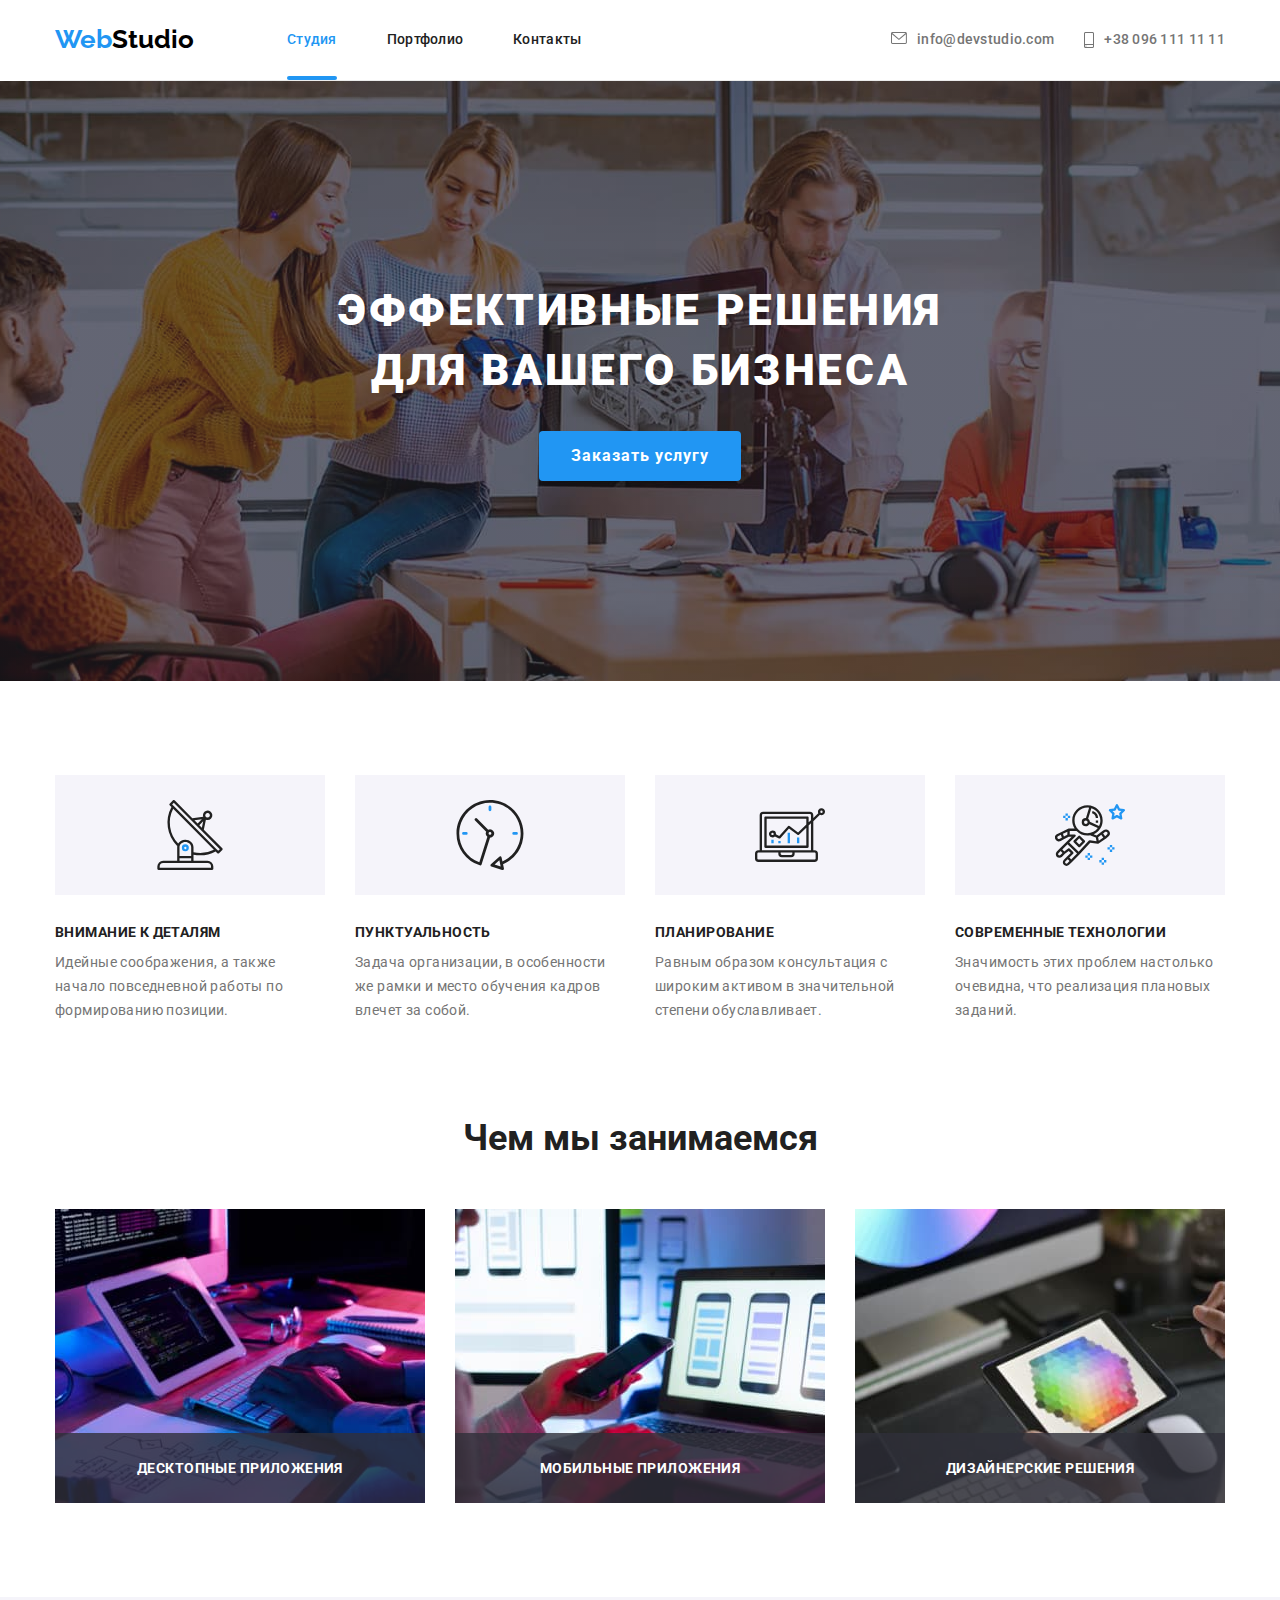
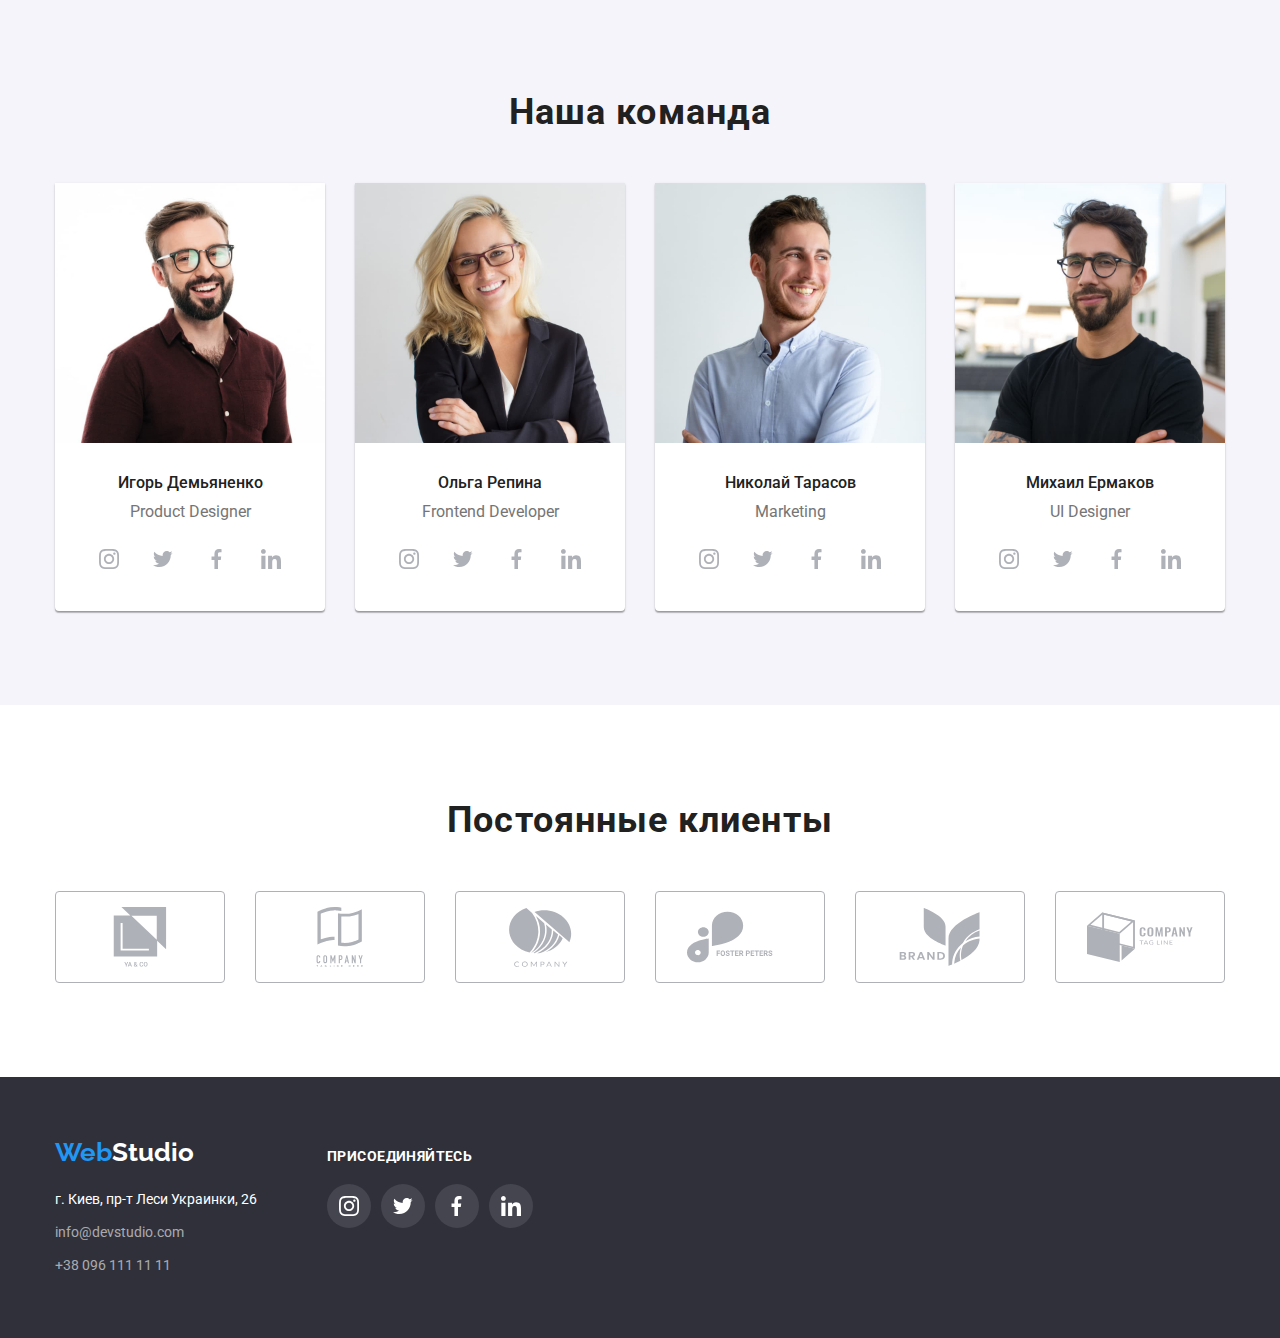
<file: index.html>
<!DOCTYPE html>
<html lang="ru">
  <head>
    <meta charset="UTF-8" />
    <meta http-equiv="X-UA-Compatible" content="IE=edge" />
    <meta name="viewport" content="width=device-width, initial-scale=1.0" />
    <title>Web Studio</title>
    <link rel="stylesheet" href="https://cdnjs.cloudflare.com/ajax/libs/modern-normalize/1.0.0/modern-normalize.min.css" />
    <link href="https://fonts.googleapis.com/css2?family=Raleway:wght@700&family=Roboto:wght@400;500;700;900&display=swap" rel="stylesheet" />
    <link rel="stylesheet" href="./css/styles.css" />
  </head>
  <body>
    <!--Шапка страницы-->
    <header class="header">
      <div class="container header-section">
        <nav class="site-nav">
          <a href="" class="header-logo"><span class="header-logo-web">Web</span>Studio</a>
          <ul class="header-list list">
            <li class="header-nav-li">
              <div class="header-current"><a href="" class="header-link current">Студия</a></div>
            </li>
            <li class="header-nav-li"><a href="./portfolio.html" class="header-link">Портфолио</a></li>
            <li class="header-nav-li"><a href="" class="header-link">Контакты</a></li>
          </ul>
        </nav>
        <ul class="header-adress list">
          <li class="header-li">
            <a href="mailto:info@devstudio.com" class="header-adress-list"
              ><svg class="icon-mail"><use href="./img/symbol-defs.svg#icon-envelope"></use></svg>info@devstudio.com</a
            >
          </li>
          <li class="header-li">
            <a href="tel:+380961111111" class="header-adress-list"
              ><svg class="icon-smartphone"><use href="./img/symbol-defs.svg#icon-smartphone"></use></svg>+38 096 111 11 11</a
            >
          </li>
        </ul>
      </div>
    </header>
    <!-- Блок Герой-->
    <main>
      <section class="hero section">
        <div class="container">
          <h1 class="hero-title">Эффективные решения для вашего бизнеса</h1>
          <button type="button" class="hero-btn" name="заказать_услугу" data-modal-open>Заказать услугу</button>
        </div>
      </section>
      <!-- Особенности компании-->
      <section class="features section">
        <div class="container">
          <h2 hidden>Особенности компании</h2>
          <ul class="features-list list">
            <li class="features-list-li antenna">
              <h3 class="features-item">Внимание к деталям</h3>
              <p class="features-text">Идейные соображения, а также начало повседневной работы по формированию позиции.</p>
            </li>
            <li class="features-list-li clock">
              <h3 class="features-item">Пунктуальность</h3>
              <p class="features-text">Задача организации, в особенности же рамки и место обучения кадров влечет за собой.</p>
            </li>
            <li class="features-list-li diagram">
              <h3 class="features-item">Планирование</h3>
              <p class="features-text">Равным образом консультация с широким активом в значительной степени обуславливает.</p>
            </li>
            <li class="features-list-li astronaut">
              <h3 class="features-item">Современные технологии</h3>
              <p class="features-text">Значимость этих проблем настолько очевидна, что реализация плановых заданий.</p>
            </li>
          </ul>
        </div>
      </section>

      <!--Чем мы занимаемся-->
      <section class="works section">
        <div class="container">
          <h2 class="works-title">Чем мы занимаемся</h2>
          <ul class="works-list list">
            <li class="works-img">
              <div class="works-text">
                <img src="./img/box1.jpg" alt="Програмирование" width="370" />
                <p class="works-text-p">Десктопные приложения</p>
              </div>
            </li>
            <li class="works-img">
              <div class="works-text">
                <img src="./img/box2.jpg" alt="Разработка приложенний" width="370" />
                <p class="works-text-p">Мобильные приложения</p>
              </div>
            </li>
            <li class="works-img">
              <div class="works-text">
                <img src="./img/box3.jpg" alt="Графика" width="370" />
                <p class="works-text-p">Дизайнерские решения</p>
              </div>
            </li>
          </ul>
        </div>
      </section>
      <!--Наша команда-->
      <section class="team section">
        <div class="container">
          <h2 class="team-title">Наша команда</h2>
          <ul class="team-list list">
            <li class="team-item">
              <img class="team-img" src="./img/ИгорьДемьяненко.jpg" alt="Игорь Демьяненко" width="270" />
              <div class="team-card-text">
                <h3 class="team-name">Игорь Демьяненко</h3>
                <p class="team-text">Product Designer</p>
                <ul class="social list">
                  <li class="social-li">
                    <a href="" class="social-link"
                      ><svg class="social-icon" width="20" height="20"><use href="./img/symbol-defs.svg#icon-instagram"></use></svg>
                    </a>
                  </li>
                  <li class="social-li">
                    <a href="" class="social-link"
                      ><svg class="social-icon" width="20" height="20"><use href="./img/symbol-defs.svg#icon-twitter"></use></svg>
                    </a>
                  </li>
                  <li class="social-li">
                    <a href="" class="social-link"
                      ><svg class="social-icon" width="20" height="20"><use href="./img/symbol-defs.svg#icon-facebook"></use></svg>
                    </a>
                  </li>
                  <li class="social-li">
                    <a href="" class="social-link"
                      ><svg class="social-icon" width="20" height="20"><use href="./img/symbol-defs.svg#icon-linkedin"></use></svg>
                    </a>
                  </li>
                </ul>
              </div>
            </li>
            <li class="team-item">
              <img class="team-img" src="./img/ОльгаРепина.jpg" alt="Ольга Репина" width="270" />
              <div class="team-card-text">
                <h3 class="team-name">Ольга Репина</h3>
                <p class="team-text">Frontend Developer</p>
                <ul class="social list">
                  <li class="social-li">
                    <a href="" class="social-link"
                      ><svg class="social-icon" width="20" height="20"><use href="./img/symbol-defs.svg#icon-instagram"></use></svg>
                    </a>
                  </li>
                  <li class="social-li">
                    <a href="" class="social-link"
                      ><svg class="social-icon" width="20" height="20"><use href="./img/symbol-defs.svg#icon-twitter"></use></svg>
                    </a>
                  </li>
                  <li class="social-li">
                    <a href="" class="social-link"
                      ><svg class="social-icon" width="20" height="20"><use href="./img/symbol-defs.svg#icon-facebook"></use></svg>
                    </a>
                  </li>
                  <li class="social-li">
                    <a href="" class="social-link"
                      ><svg class="social-icon" width="20" height="20"><use href="./img/symbol-defs.svg#icon-linkedin"></use></svg>
                    </a>
                  </li>
                </ul>
              </div>
            </li>
            <li class="team-item">
              <img class="team-img" src="./img/НиколайТарасов.jpg" alt="Николай Тарасов" width="270" />
              <div class="team-card-text">
                <h3 class="team-name">Николай Тарасов</h3>
                <p class="team-text">Marketing</p>
                <ul class="social list">
                  <li class="social-li">
                    <a href="" class="social-link"
                      ><svg class="social-icon" width="20" height="20"><use href="./img/symbol-defs.svg#icon-instagram"></use></svg>
                    </a>
                  </li>
                  <li class="social-li">
                    <a href="" class="social-link"
                      ><svg class="social-icon" width="20" height="20"><use href="./img/symbol-defs.svg#icon-twitter"></use></svg>
                    </a>
                  </li>
                  <li class="social-li">
                    <a href="" class="social-link"
                      ><svg class="social-icon" width="20" height="20"><use href="./img/symbol-defs.svg#icon-facebook"></use></svg>
                    </a>
                  </li>
                  <li class="social-li">
                    <a href="" class="social-link"
                      ><svg class="social-icon" width="20" height="20"><use href="./img/symbol-defs.svg#icon-linkedin"></use></svg>
                    </a>
                  </li>
                </ul>
              </div>
            </li>
            <li class="team-item">
              <img class="team-img" src="./img/МихаилЕрмаков.jpg" alt="Михаил Ермаков" width="270" />
              <div class="team-card-text">
                <h3 class="team-name">Михаил Ермаков</h3>
                <p class="team-text">UI Designer</p>
                <ul class="social list">
                  <li class="social-li">
                    <a href="" class="social-link"
                      ><svg class="social-icon" width="20" height="20"><use href="./img/symbol-defs.svg#icon-instagram"></use></svg>
                    </a>
                  </li>
                  <li class="social-li">
                    <a href="" class="social-link"
                      ><svg class="social-icon" width="20" height="20"><use href="./img/symbol-defs.svg#icon-twitter"></use></svg>
                    </a>
                  </li>
                  <li class="social-li">
                    <a href="" class="social-link"
                      ><svg class="social-icon" width="20" height="20"><use href="./img/symbol-defs.svg#icon-facebook"></use></svg>
                    </a>
                  </li>
                  <li class="social-li">
                    <a href="" class="social-link"
                      ><svg class="social-icon" width="20" height="20"><use href="./img/symbol-defs.svg#icon-linkedin"></use></svg>
                    </a>
                  </li>
                </ul>
              </div>
            </li>
          </ul>
        </div>
      </section>
      <section class="clients section">
        <div class="container">
          <h1 class="clients-title">Постоянные клиенты</h1>
          <ul class="clients-list list">
            <li class="clients-li">
              <a class="clients-link" href=""
                ><svg width="106" height="60"><use href="./img/symbol-defs.svg#icon-group-1"></use></svg>
              </a>
            </li>
            <li class="clients-li">
              <a class="clients-link" href=""
                ><svg width="106" height="60"><use href="./img/symbol-defs.svg#icon-group-2"></use></svg>
              </a>
            </li>
            <li class="clients-li">
              <a class="clients-link" href=""
                ><svg width="106" height="60"><use href="./img/symbol-defs.svg#icon-group-3"></use></svg>
              </a>
            </li>
            <li class="clients-li">
              <a class="clients-link" href=""
                ><svg width="106" height="60"><use href="./img/symbol-defs.svg#icon-group-4"></use></svg>
              </a>
            </li>
            <li class="clients-li">
              <a class="clients-link" href=""
                ><svg width="106" height="60"><use href="./img/symbol-defs.svg#icon-group-5"></use></svg>
              </a>
            </li>
            <li class="clients-li">
              <a class="clients-link" href=""
                ><svg width="106" height="60"><use href="./img/symbol-defs.svg#icon-group-6"></use></svg>
              </a>
            </li>
          </ul>
        </div>
      </section>
    </main>
    <!--Футер-->
    <footer class="footer">
      <div class="container">
        <div>
          <a href="" class="footer-logo"> <span class="footer-logo-web"> Web</span>Studio</a>
          <address class="footer-address">
            <ul class="footer-list list">
              <li class="footer-list-li"><p class="footer-list-address">г. Киев, пр-т Леси Украинки, 26</p></li>
              <li class="footer-list-li"><a href="mailto:info@devstudio.com" class="footer-link">info@devstudio.com</a></li>
              <li class="footer-list-li"><a href="tel:+380961111111" class="footer-link">+38 096 111 11 11</a></li>
            </ul>
          </address>
        </div>
        <div class="footer-social">
          <p class="connect">присоединяйтесь</p>
          <ul class="footer-social-list list">
            <li class="footer-social-li">
              <a href="" class="footer-social-icon">
                <svg class="footer-icon-social" width="20" height="20">
                  <use href="./img/symbol-defs.svg#icon-instagram"></use>
                </svg>
              </a>
            </li>
            <li class="footer-social-li">
              <a href="" class="footer-social-icon">
                <svg class="footer-icon-social" width="20" height="20">
                  <use href="./img/symbol-defs.svg#icon-twitter"></use>
                </svg>
              </a>
            </li>
            <li class="footer-social-li">
              <a href="" class="footer-social-icon">
                <svg class="footer-icon-social" width="20" height="20">
                  <use href="./img/symbol-defs.svg#icon-facebook"></use>
                </svg>
              </a>
            </li>
            <li class="footer-social-li">
              <a href="" class="footer-social-icon">
                <svg class="footer-icon-social" width="20" height="20">
                  <use href="./img/symbol-defs.svg#icon-linkedin"></use>
                </svg>
              </a>
            </li>
          </ul>
        </div>
      </div>
    </footer>
    <div class="backdrop is-hidden" data-modal>
      <div class="modal">
        <button class="btn-modal" data-modal-close>
          <svg class="modal-icon-close" width="18" height="18">
            <use href="./img/symbol-defs.svg#icon-close"></use>
          </svg>
        </button>
      </div>
    </div>
    <script src="./js/modal.js"></script>
  </body>
</html>
</file>
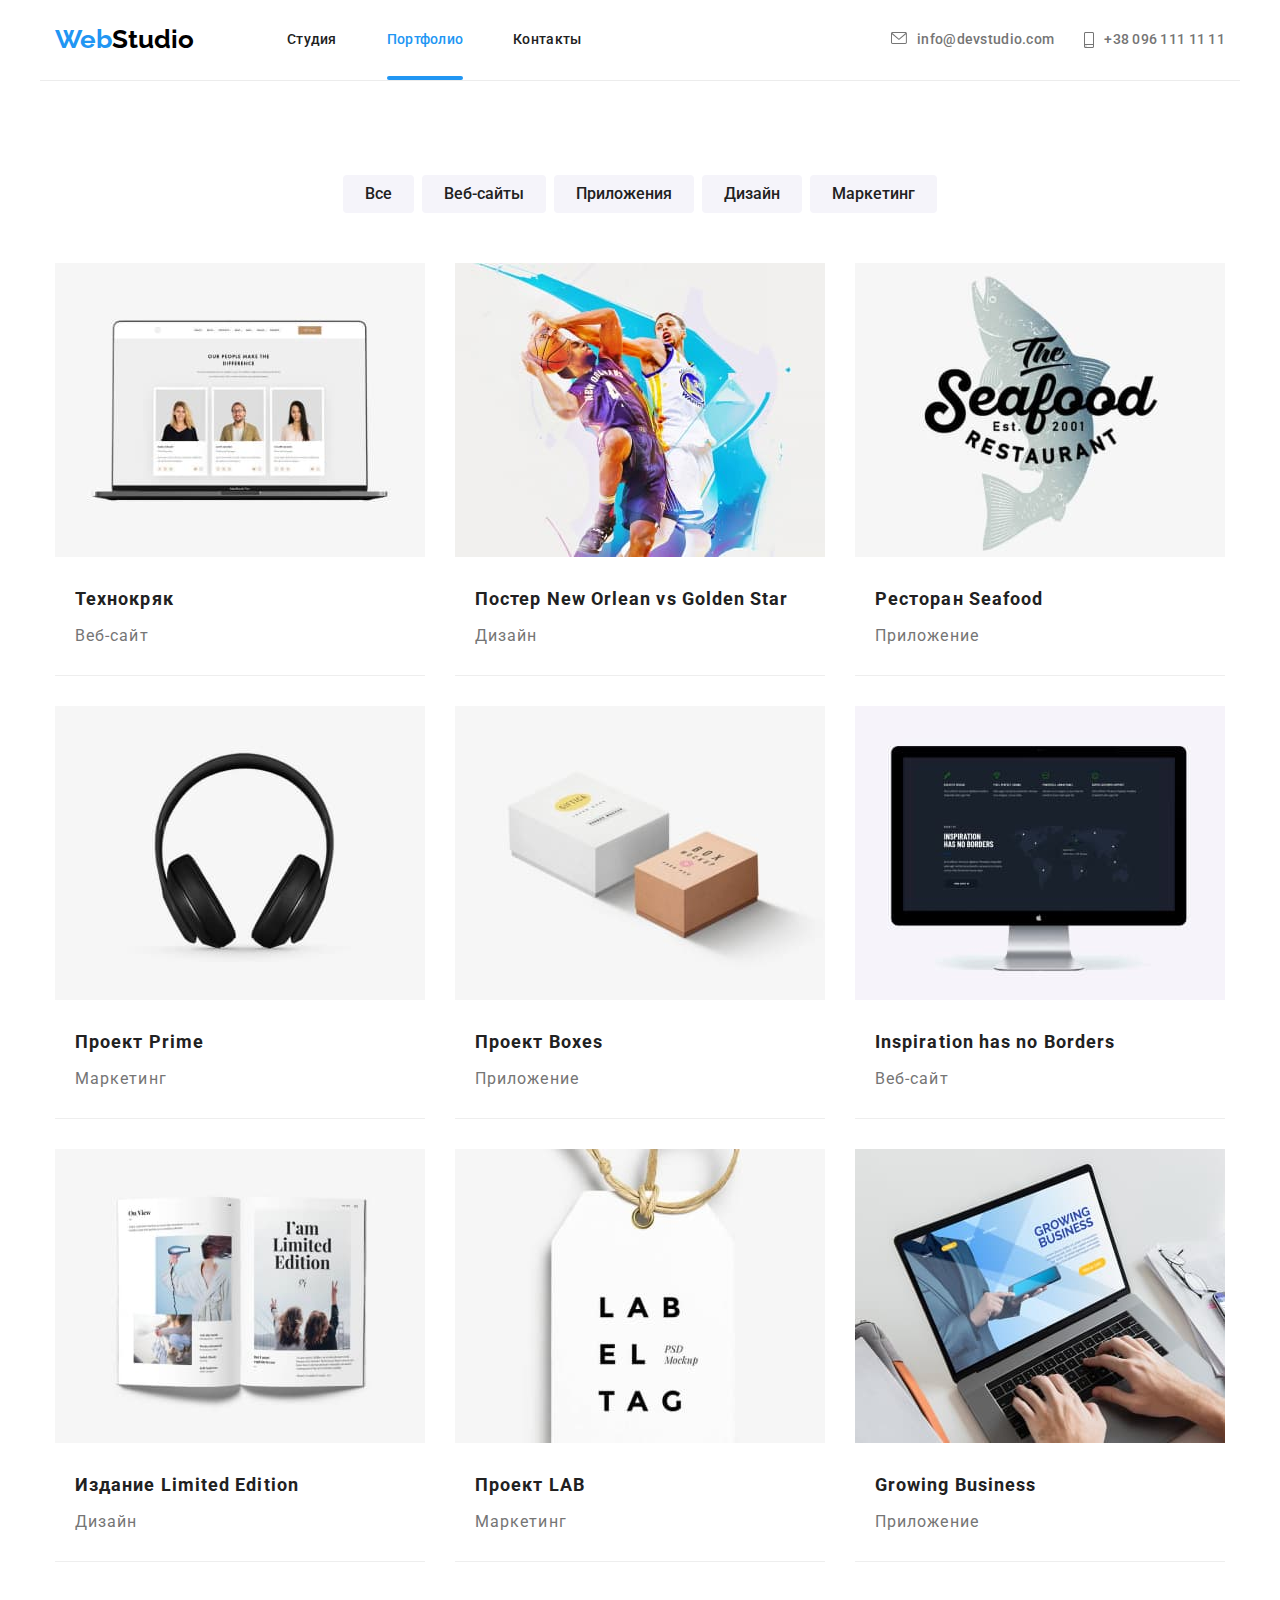
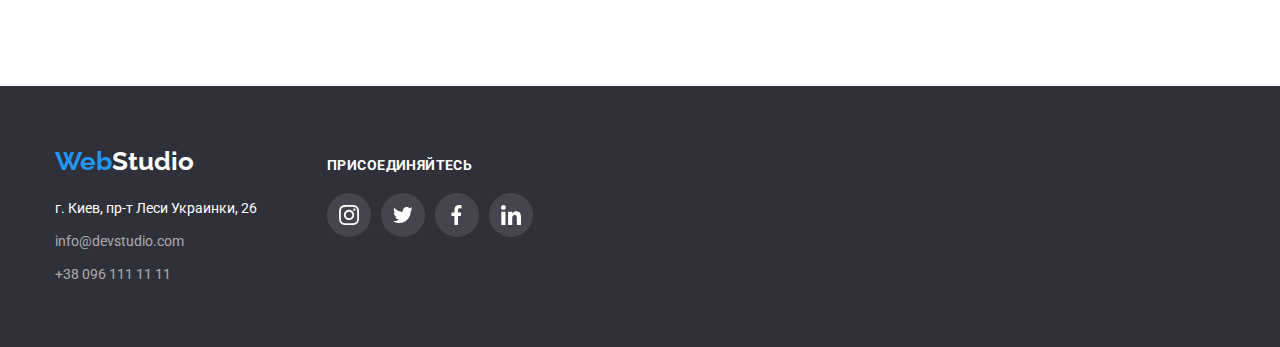
<file: portfolio.html>
<!DOCTYPE html>
<html lang="ru">
  <head>
    <meta charset="UTF-8" />
    <meta http-equiv="X-UA-Compatible" content="IE=edge" />
    <meta name="viewport" content="width=device-width, initial-scale=1.0" />
    <title>Portfolio</title>
    <link rel="stylesheet" href="https://cdnjs.cloudflare.com/ajax/libs/modern-normalize/1.0.0/modern-normalize.min.css" />
    <link href="https://fonts.googleapis.com/css2?family=Raleway:wght@700&family=Roboto:wght@400;500;700;900&display=swap" rel="stylesheet" />
    <link rel="stylesheet" href="./css/styles.css" />
  </head>
  <body>
    <!--Шапка страницы-->
    <header class="header">
      <div class="container header-section">
        <nav class="site-nav">
          <a href="" class="header-logo"><span class="header-logo-web">Web</span>Studio</a>
          <ul class="header-list list">
            <li class="header-nav-li"><a href="./index.html" class="header-link">Студия</a></li>
            <li class="header-nav-li">
              <div class="header-current"><a href="./portfolio.html" class="header-link current">Портфолио</a></div>
            </li>
            <li class="header-nav-li"><a href="" class="header-link">Контакты</a></li>
          </ul>
        </nav>
        <ul class="header-adress list">
          <li class="header-li">
            <a href="mailto:info@devstudio.com" class="header-adress-list"
              ><svg class="icon-mail"><use href="./img/symbol-defs.svg#icon-envelope"></use></svg>info@devstudio.com</a
            >
          </li>
          <li class="header-li">
            <a href="tel:+380961111111" class="header-adress-list"
              ><svg class="icon-smartphone"><use href="./img/symbol-defs.svg#icon-smartphone"></use></svg>+38 096 111 11 11</a
            >
          </li>
        </ul>
      </div>
    </header>
    <main>
      <!--Портфолио-->
      <section class="portfolio section">
        <div class="container">
          <h1 hidden>Портфолио</h1>
          <ul class="portfolio-filter list">
            <li class="portfolio-li"><button type="button" class="portfolio-btn">Все</button></li>
            <li class="portfolio-li"><button type="button" class="portfolio-btn">Веб-сайты</button></li>
            <li class="portfolio-li"><button type="button" class="portfolio-btn">Приложения</button></li>
            <li class="portfolio-li"><button type="button" class="portfolio-btn">Дизайн</button></li>
            <li class="portfolio-li"><button type="button" class="portfolio-btn">Маркетинг</button></li>
          </ul>
          <ul class="portfolio-content list">
            <li class="portfolio-card-li">
              <a href="" class="portfolio-list">
                <div class="card-hover">
                  <img class="portfolio-img" src="./img/img.jpg" alt="Сайт Технокряк" width="370" />
                  <p class="card-hover-text is-hidden-text">Ресурс предлагает комплексные предложения с разным уровнем функционала и сервисов. Все это позволит посетителю получить исчерпывающие сведения компании или частном лице.</p>
                </div>
                <div class="card-text">
                  <h2 class="portfolio-name">Технокряк</h2>
                  <p class="portfolio-filter-text">Веб-сайт</p>
                </div>
              </a>
            </li>
            <li class="portfolio-card-li">
              <a href="" class="portfolio-list">
                <div class="card-hover">
                  <img class="portfolio-img" src="./img/img(1).jpg" alt="Постер New Orlean vs Golden Star" width="370" />
                  <p class="card-hover-text is-hidden-text">Ресурс предлагает комплексные предложения с разным уровнем функционала и сервисов. Все это позволит посетителю получить исчерпывающие сведения компании или частном лице.</p>
                </div>
                <div class="card-text">
                  <h2 class="portfolio-name">Постер New Orlean vs Golden Star</h2>
                  <p class="portfolio-filter-text">Дизайн</p>
                </div>
              </a>
            </li>
            <li class="portfolio-card-li">
              <a href="" class="portfolio-list">
                <div class="card-hover">
                  <img class="portfolio-img" src="./img/img(2).jpg" alt="Ресторан Seafood" width="370" />
                  <p class="card-hover-text is-hidden-text">Ресурс предлагает комплексные предложения с разным уровнем функционала и сервисов. Все это позволит посетителю получить исчерпывающие сведения компании или частном лице.</p>
                </div>
                <div class="card-text">
                  <h2 class="portfolio-name">Ресторан Seafood</h2>
                  <p class="portfolio-filter-text">Приложение</p>
                </div>
              </a>
            </li>
            <li class="portfolio-card-li">
              <a href="" class="portfolio-list">
                <div class="card-hover">
                  <img class="portfolio-img" src="./img/img(3).jpg" alt="Проект Prime" width="370" />
                  <p class="card-hover-text is-hidden-text">Ресурс предлагает комплексные предложения с разным уровнем функционала и сервисов. Все это позволит посетителю получить исчерпывающие сведения компании или частном лице.</p>
                </div>
                <div class="card-text">
                  <h2 class="portfolio-name">Проект Prime</h2>
                  <p class="portfolio-filter-text">Маркетинг</p>
                </div>
              </a>
            </li>
            <li class="portfolio-card-li">
              <a href="" class="portfolio-list">
                <div class="card-hover">
                  <img class="portfolio-img" src="./img/img(4).jpg" alt="Проект Boxes" width="370" />
                  <p class="card-hover-text is-hidden-text">Ресурс предлагает комплексные предложения с разным уровнем функционала и сервисов. Все это позволит посетителю получить исчерпывающие сведения компании или частном лице.</p>
                </div>
                <div class="card-text">
                  <h2 class="portfolio-name">Проект Boxes</h2>
                  <p class="portfolio-filter-text">Приложение</p>
                </div>
              </a>
            </li>
            <li class="portfolio-card-li">
              <a href="" class="portfolio-list">
                <div class="card-hover">
                  <img class="portfolio-img" src="./img/img(5).jpg" alt="Сайт Inspiration has no Borders" width="370" />
                  <p class="card-hover-text is-hidden-text">Ресурс предлагает комплексные предложения с разным уровнем функционала и сервисов. Все это позволит посетителю получить исчерпывающие сведения компании или частном лице.</p>
                </div>
                <div class="card-text">
                  <h2 class="portfolio-name">Inspiration has no Borders</h2>
                  <p class="portfolio-filter-text">Веб-сайт</p>
                </div>
              </a>
            </li>
            <li class="portfolio-card-li">
              <a href="" class="portfolio-list">
                <div class="card-hover">
                  <img class="portfolio-img" src="./img/img(6).jpg" alt="Издание Limited Edition" width="370" />
                  <p class="card-hover-text is-hidden-text">Ресурс предлагает комплексные предложения с разным уровнем функционала и сервисов. Все это позволит посетителю получить исчерпывающие сведения компании или частном лице.</p>
                </div>
                <div class="card-text">
                  <h2 class="portfolio-name">Издание Limited Edition</h2>
                  <p class="portfolio-filter-text">Дизайн</p>
                </div>
              </a>
            </li>
            <li class="portfolio-card-li">
              <a href="" class="portfolio-list">
                <div class="card-hover">
                  <img class="portfolio-img" src="./img/img(7).jpg" alt="Проект LAB" width="370" />
                  <p class="card-hover-text is-hidden-text">Ресурс предлагает комплексные предложения с разным уровнем функционала и сервисов. Все это позволит посетителю получить исчерпывающие сведения компании или частном лице.</p>
                </div>
                <div class="card-text">
                  <h2 class="portfolio-name">Проект LAB</h2>
                  <p class="portfolio-filter-text">Маркетинг</p>
                </div>
              </a>
            </li>
            <li class="portfolio-card-li">
              <a href="" class="portfolio-list">
                <div class="card-hover">
                  <img class="portfolio-img" src="./img/img(8).jpg" alt="Приложение Growing Business" width="370" />
                  <p class="card-hover-text is-hidden-text">Ресурс предлагает комплексные предложения с разным уровнем функционала и сервисов. Все это позволит посетителю получить исчерпывающие сведения компании или частном лице.</p>
                </div>
                <div class="card-text">
                  <h2 class="portfolio-name">Growing Business</h2>
                  <p class="portfolio-filter-text">Приложение</p>
                </div>
              </a>
            </li>
          </ul>
        </div>
      </section>
    </main>
    <!--Футер-->
    <footer class="footer">
      <div class="container">
        <div>
          <a href="" class="footer-logo"> <span class="footer-logo-web"> Web</span>Studio</a>
          <address class="footer-address">
            <ul class="footer-list list">
              <li class="footer-list-li"><p class="footer-list-address">г. Киев, пр-т Леси Украинки, 26</p></li>
              <li class="footer-list-li"><a href="mailto:info@devstudio.com" class="footer-link">info@devstudio.com</a></li>
              <li class="footer-list-li"><a href="tel:+380961111111" class="footer-link">+38 096 111 11 11</a></li>
            </ul>
          </address>
        </div>
        <div class="footer-social">
          <p class="connect">присоединяйтесь</p>
          <ul class="footer-social-list list">
            <li class="footer-social-li">
              <a href="" class="footer-social-icon">
                <svg class="footer-icon-social" width="20" height="20">
                  <use href="./img/symbol-defs.svg#icon-instagram"></use>
                </svg>
              </a>
            </li>
            <li class="footer-social-li">
              <a href="" class="footer-social-icon">
                <svg class="footer-icon-social" width="20" height="20">
                  <use href="./img/symbol-defs.svg#icon-twitter"></use>
                </svg>
              </a>
            </li>
            <li class="footer-social-li">
              <a href="" class="footer-social-icon">
                <svg class="footer-icon-social" width="20" height="20">
                  <use href="./img/symbol-defs.svg#icon-facebook"></use>
                </svg>
              </a>
            </li>
            <li class="footer-social-li">
              <a href="" class="footer-social-icon">
                <svg class="footer-icon-social" width="20" height="20">
                  <use href="./img/symbol-defs.svg#icon-linkedin"></use>
                </svg>
              </a>
            </li>
          </ul>
        </div>
      </div>
    </footer>
  </body>
</html>
</file>
<file: css/styles.css>
html {
  box-sizing: border-box;
}

:root {
  --primary-text-color: #757575;
  --title-text-color: #212121;
  --accent-color: #2196f3;
  --background-color: #ffffff;
  --p-text-color: #ffffff;
  --hero-text-color: #ffffff;
  --hero-btn-color: #2196f3;
  --hero-btn-hover: #188ce8;
  --hero-background-color: #2f303a;
  --btn-text-color: #ffffff;
  --primary-logo-color: black;
  --footer-logo-color: #ffffff;
  --section-background: #f5f4fa;
  --footer-background: #2f303a;
  --footer-link: rgba(255, 255, 255, 0.6);
  --main-letter-spacing: 0.03em;
  --card-background: #ffffff;
  --social-link: #afb1b8;
  --animation: cubic-bezier(0.4, 0, 0.2, 1);
  --card-background-hover: rgba(33, 150, 243, 0.9);
}

body {
  font-family: "Roboto", "sans-serif";
  color: var(--primary-text-color);
  font-size: 14px;
  letter-spacing: 0.03.em;
  background-color: var(--background-color);
}
.container {
  width: 1200px;
  padding-left: 15px;
  padding-right: 15px;
  margin: auto;
}
.section {
  padding-top: 94px;
  padding-bottom: 94px;
}
h1,
h2,
h3,
h4,
h5,
h6,
p,
ul {
  margin: 0;
  padding: 0;
}
img {
  display: block;
  max-width: 100%;
  height: auto;
}
a {
  text-decoration: none;
}
.list {
  list-style: none;
}

.visually-hidden {
  position: absolute;
  width: 1px;
  height: 1px;
  margin: -1px;
  border: 0;
  padding: 0;
  white-space: nowrap;
  clip-path: inset(100%);
  clip: rect(0 0 0 0);
  overflow: hidden;
}
/* Шапка страницы */
.header .container {
  border-bottom: 1px solid #ececec;
}
.header-section {
  display: flex;
  align-items: center;
  text-align: center;
}
.site-nav {
  display: flex;
}
.header-logo {
  font-family: "Raleway";
  font-weight: 700;
  font-size: 26px;
  line-height: 1.19;
  color: var(--primary-logo-color);
  align-items: center;
  display: block;
  padding-top: 24px;
  padding-bottom: 25px;
}
.header-logo-web {
  color: var(--accent-color);
}
.header-list {
  display: flex;
  margin-left: 93px;
}

.header-link {
  font-weight: 500;
  line-height: 1.14;
  letter-spacing: 0.02em;
  color: var(--title-text-color);
  align-items: center;
  display: block;
  padding-top: 32px;
  padding-bottom: 32px;
  transition: color 250ms var(--animation);
}
.header-list .header-nav-li:not(:last-child) {
  margin-right: 50px;
}
.header-link:hover,
.header-link:focus {
  color: var(--accent-color);
}

.header-link.current {
  color: var(--accent-color);
}
.header-current {
  display: block;
  position: relative;
}
.header-current::after {
  display: block;
  content: "";
  position: absolute;
  left: 0;
  bottom: 0;
  width: 100%;
  height: 4px;
  background-color: var(--accent-color);
  border-radius: 2px;
}
/* Контакты */
.header-adress {
  display: flex;
  margin-left: auto;
}

.header-adress-list {
  display: flex;
  font-weight: 500;
  line-height: 1.14;
  letter-spacing: 0.02em;
  color: var(--primary-text-color);
  padding-top: 32px;
  padding-bottom: 32px;
  transition: color 250ms var(--animation);
}
.header-adress .header-li:not(:last-child) {
  margin-right: 30px;
}
.header-adress-list:hover,
.header-adress-list:focus {
  color: var(--accent-color);
}
.icon-mail {
  width: 16px;
  height: 12px;
  margin-right: 10px;
  fill: currentColor;
}
.icon-smartphone {
  width: 10px;
  height: 16px;
  margin-right: 10px;
  fill: currentColor;
}
/* ---------------------------------------Студия----------------------------------------------------- */
/* Блок Герой */
.hero {
  background-color: var(--hero-background-color);
  text-align: center;
  padding-top: 200px;
  padding-bottom: 200px;
  background-image: linear-gradient(rgba(47, 48, 58, 0.4), rgba(47, 48, 58, 0.4)), url(../img/hero.jpg);
  background-repeat: no-repeat;
  background-size: auto;
  margin-right: auto;
  margin-left: auto;
  background-position: center;
}

.hero-title {
  font-weight: 900;
  font-size: 44px;
  line-height: 1.36;
  letter-spacing: 0.06em;
  text-transform: uppercase;
  color: var(--hero-text-color);
  width: 696px;
  margin-top: 0;
  margin-bottom: 30px;
  margin-left: auto;
  margin-right: auto;
}
.hero-btn {
  cursor: pointer;
  font-family: inherit;
  font-weight: 700;
  font-size: 16px;
  line-height: 1.88;
  letter-spacing: 0.06em;
  color: var(--btn-text-color);
  background: var(--hero-btn-color);
  box-shadow: 0px 4px 4px rgba(0, 0, 0, 0.15);
  border-radius: 4px;
  border: none;
  padding: 10px 32px;
  transition: background-color 250ms var(--animation), filter var(--animation);
}
.hero-btn:hover,
.hero-btn:focus {
  background-color: var(--hero-btn-hover);
  filter: drop-shadow(0px 4px 4px rgba(0, 0, 0, 0.25));
}
.backdrop {
  position: fixed;
  top: 0;
  left: 0;
  width: 100%;
  height: 100%;
  background-color: rgba(0, 0, 0, 0.2);
  transition: opacity 500ms var(--animation), visibility 500ms var(--animation);
}
.backdrop.is-hidden {
  opacity: 0;
  pointer-events: none;
  visibility: hidden;
}
.modal {
  position: absolute;
  min-width: 528px;
  min-height: 581px;
  background-color: var(--background-color);
  left: 50%;
  top: 50%;
  transform: translate(-50%, -50%) scale(1);
  transition: transform 500ms var(--animation);
  box-shadow: 0px 1px 3px rgba(0, 0, 0, 0.12), 0px 1px 1px rgba(0, 0, 0, 0.14), 0px 2px 1px rgba(0, 0, 0, 0.2);
  border-radius: 4px;
}
.backdrop.is-hidden .modal {
  transform: translate(-50%, -50%) scale(0);
}

.btn-modal {
  position: absolute;
  top: 8px;
  right: 8px;
  display: flex;
  align-items: center;
  justify-content: center;

  background: var(--white_color);
  border: 1px solid rgba(0, 0, 0, 0.1);
  width: 30px;
  height: 30px;
  border-radius: 50%;
}
.modal-icon-close {
  fill: #000;
}
/* Особености компании */
.features {
  display: flex;
  flex-direction: column;
}

.features-list {
  display: flex;
  flex-direction: row;
}
.features-list-li {
  display: block;
}

.features-list-li::before {
  content: "";
  display: block;
  width: 270px;
  height: 120px;
  margin-bottom: 30px;
  background-color: var(--section-background);
  background-repeat: no-repeat;
  background-position: center;
}
.features-list-li:not(:last-child) {
  margin-right: 30px;
}
.features-item {
  font-size: 14px;
  font-weight: 700;
  line-height: 1.14;
  text-transform: uppercase;
  color: var(--title-text-color);
  letter-spacing: var(--main-letter-spacing);
  margin-bottom: 10px;
}

.features-text {
  line-height: 1.71;
  color: var(--primary-text-color);
  font-weight: 400;
  letter-spacing: var(--main-letter-spacing);
  font-size: 14px;
}
.antenna::before {
  background-image: url(../img/features/antenna\ 1.svg);
}
.clock::before {
  background-image: url(../img/features/clock\ 1.svg);
}
.diagram::before {
  background-image: url(../img/features/diagram\ 1.svg);
}
.astronaut::before {
  background-image: url(../img/features/astronaut\ 1.svg);
}
/* Чем мы занимаемся */
.works {
  padding-top: 0;
}

.works-title {
  font-weight: 700;
  font-size: 36px;
  line-height: 1.17;
  text-align: center;
  color: var(--title-text-color);
  margin-bottom: 50px;
}
.works-list {
  display: flex;
}
.works-img {
  display: block;
}
.works-img:not(:last-child) {
  margin-right: 30px;
}
.works-text {
  display: block;
  position: relative;
}
.works-text-p {
  display: flex;
  position: absolute;
  width: 370px;
  height: 70px;
  font-weight: 700;
  font-size: 14px;
  line-height: 16px;
  align-items: center;
  justify-content: center;
  letter-spacing: 0.03em;
  text-transform: uppercase;
  color: var(--p-text-color);
  background-color: rgba(47, 48, 58, 0.8);
  transform: translateY(-100%);
}
/* Наша команда */
.team {
  background-color: var(--section-background);
  display: flex;
  flex-direction: column;
}
.team-title {
  display: block;
  margin-bottom: 50px;
  font-weight: 700;
  font-size: 36px;
  line-height: 1.17;
  text-align: center;
  color: var(--title-text-color);
  letter-spacing: var(--main-letter-spacing);
}
.team-list {
  display: flex;
}
.team-item {
  width: 270px;
  display: block;
  flex-direction: column;
  align-items: center;
  box-shadow: 0px 1px 3px rgba(0, 0, 0, 0.12), 0px 1px 1px rgba(0, 0, 0, 0.14), 0px 2px 1px rgba(0, 0, 0, 0.2);
  border-radius: 0px 0px 4px 4px;
  background-color: var(--background-color);
}
.team-item:not(:last-child) {
  margin-right: 30px;
}
.team-img {
  display: block;
}
.team-name {
  display: block;
  margin-bottom: 10px;
  font-weight: 500;
  font-size: 16px;
  line-height: 1.19;
  text-align: center;
  color: var(--title-text-color);
}
.team-text {
  font-size: 16px;
  line-height: 1.19;
  text-align: center;
  color: var(--primary-text-color);
  margin-bottom: 16px;
}
.team-card-text {
  padding-top: 30px;
  padding-bottom: 30px;
}
.social {
  display: flex;
  justify-content: center;
}
.social-li {
  margin-right: 10px;
}
.social-li:last-child {
  margin: 0;
}
.social-link {
  display: flex;
  width: 44px;
  height: 44px;
  align-items: center;
  justify-content: center;
  color: var(--social-link);
  fill: currentColor;
  border-radius: 50px;
  transition: background-color 250ms var(--animation), color 250ms var(--animation);
}
.social-link:hover,
.social-link:focus {
  background-color: var(--accent-color);
  color: var(--btn-text-color);
}
/* Постоянные клиенты */
.clients {
  display: flex;
  flex-direction: column;
  text-align: center;
}
.clients-title {
  display: block;
  margin-bottom: 50px;
  font-weight: 700;
  font-size: 36px;
  line-height: 1.17;
  text-align: center;
  color: var(--title-text-color);
  letter-spacing: var(--main-letter-spacing);
}
.clients-list {
  display: flex;
  align-items: center;
  text-align: center;
  justify-content: center;
}
.clients-link {
  display: flex;
  align-items: center;
  text-align: center;
  width: 170px;
  height: 92px;
  justify-content: center;
  border: 1px solid var(--social-link);
  border-radius: 4px;
  color: var(--social-link);
  fill: currentColor;
  transition: color 250ms var(--animation), border 250ms var(--animation);
}
.clients-link:hover,
.clients-link:focus {
  border: 1px solid var(--accent-color);
  color: var(--accent-color);
}

.clients-li:not(:last-child) {
  margin-right: 30px;
}

/* ----------------------------------------Портфолио------------------------------------------- */
.portfolio-filter {
  display: flex;
  margin-bottom: 50px;
  justify-content: center;
}
.portfolio-btn {
  cursor: pointer;
  border: none;
  font-family: "Roboto";
  font-weight: 500;
  font-size: 16px;
  line-height: 1.62;
  text-align: center;
  background-color: var(--section-background);
  color: var(--title-text-color);
  padding: 6px 22px;
  border-color: transparent;
  border-radius: 4px;
  transition: box-shadow 250ms var(--animation), background-color 250ms var(--animation), color 250ms var(--animation);
}
.portfolio-btn:hover,
.portfolio-btn:focus {
  color: var(--btn-text-color);
  background-color: var(--accent-color);
  box-shadow: 0px 3px 1px rgba(0, 0, 0, 0.1), 0px 1px 2px rgba(0, 0, 0, 0.08), 0px 2px 2px rgba(0, 0, 0, 0.12);
}
.portfolio-li:not(:last-child) {
  margin-right: 8px;
}

.portfolio-content {
  display: flex;
  flex-wrap: wrap;
}
.portfolio-card-li {
  display: block;
  width: 370px;
  margin-right: 30px;
  margin-bottom: 30px;
  border-bottom: 1px solid #eeeeee;
}
.portfolio-card-li:nth-child(3n) {
  margin-right: 0;
}

.portfolio-list {
  display: block;
  position: relative;
  font-weight: 700;
  font-size: 18px;
  line-height: 2;
  letter-spacing: 0.06em;
  color: var(--title-text-color);
  text-decoration: none;
  background-color: var(--card-background);

  background-size: contain;
  transition: box-shadow 250ms var(--animation);
}
.portfolio-list:hover,
.portfolio-list:focus {
  box-shadow: 0px 1px 1px rgba(0, 0, 0, 0.12), 0px 4px 4px rgba(0, 0, 0, 0.06), 1px 4px 6px rgba(0, 0, 0, 0.16);
}
.card-hover {
  display: block;
  position: relative;
  overflow: hidden;
}

.card-hover-text {
  position: absolute;
  font-weight: 400;
  font-size: 18px;
  line-height: 1.55;
  letter-spacing: 0.03em;
  color: var(--p-text-color);
  background-color: var(--card-background-hover);
  bottom: 0;
  left: 0;
  padding: 63px 24px;
  transform: translateY(101%);
  transition: transform 250ms var(--animation);
}
.portfolio-list:hover .card-hover-text,
.portfolio-list:focus .card-hover-text {
  transform: translateY(0);
}
.card-text {
  padding: 24px 20px;
}

.portfolio-name {
  font-weight: 700;
  font-size: 18px;
  line-height: 2;
  letter-spacing: 0.06em;
  color: var(--title-text-color);
  display: block;
  margin-bottom: 4px;
}
.portfolio-filter-text {
  font-weight: 400;
  font-size: 16px;
  line-height: 1.88;
  color: var(--primary-text-color);
}
/* -------------------------------Футер-------------------------------------- */
.footer {
  background: var(--footer-background);
  padding-top: 60px;
  padding-bottom: 60px;
}
.footer > .container {
  display: flex;
  align-items: baseline;
}

.footer-logo {
  font-family: "Raleway";
  font-weight: 700;
  font-size: 26px;
  line-height: 1.19;
  color: var(--footer-logo-color);
  display: block;
  margin-bottom: 20px;
}
.footer-logo-web {
  color: var(--accent-color);
}
.footer-address {
  display: block;
}
.footer-list-address {
  font-style: normal;
  line-height: 1.71;
  color: var(--p-text-color);
}
.footer-list-li:not(:last-child) {
  margin-bottom: 9px;
}
.footer-link {
  font-style: normal;
  line-height: 1.71;
  color: var(--footer-link);
  transition: color 250ms var(--animation);
}
.footer-link:hover,
.footer-link:focus {
  color: var(--accent-color);
}
/* Контакты */
.connect {
  font-weight: 700;
  font-size: 14px;
  line-height: 1.1428;
  letter-spacing: 0.03em;
  text-transform: uppercase;
  margin-bottom: 20px;

  color: var(--footer-logo-color);
}
.footer-social {
  margin-left: 70px;
}
.footer-social-list {
  display: flex;
}
.footer-social-li:not(:last-child) {
  margin-right: 10px;
}
.footer-social-icon {
  display: flex;
  color: var(--footer-logo-color);
  fill: currentColor;
  width: 44px;
  height: 44px;
  align-items: center;
  justify-content: center;
  background-color: rgba(255, 255, 255, 0.1);
  border-radius: 50%;
  transition: background-color 250ms var(--animation);
}
.footer-social-icon:hover,
.footer-social-icon:focus {
  background-color: var(--accent-color);
}
</file>
